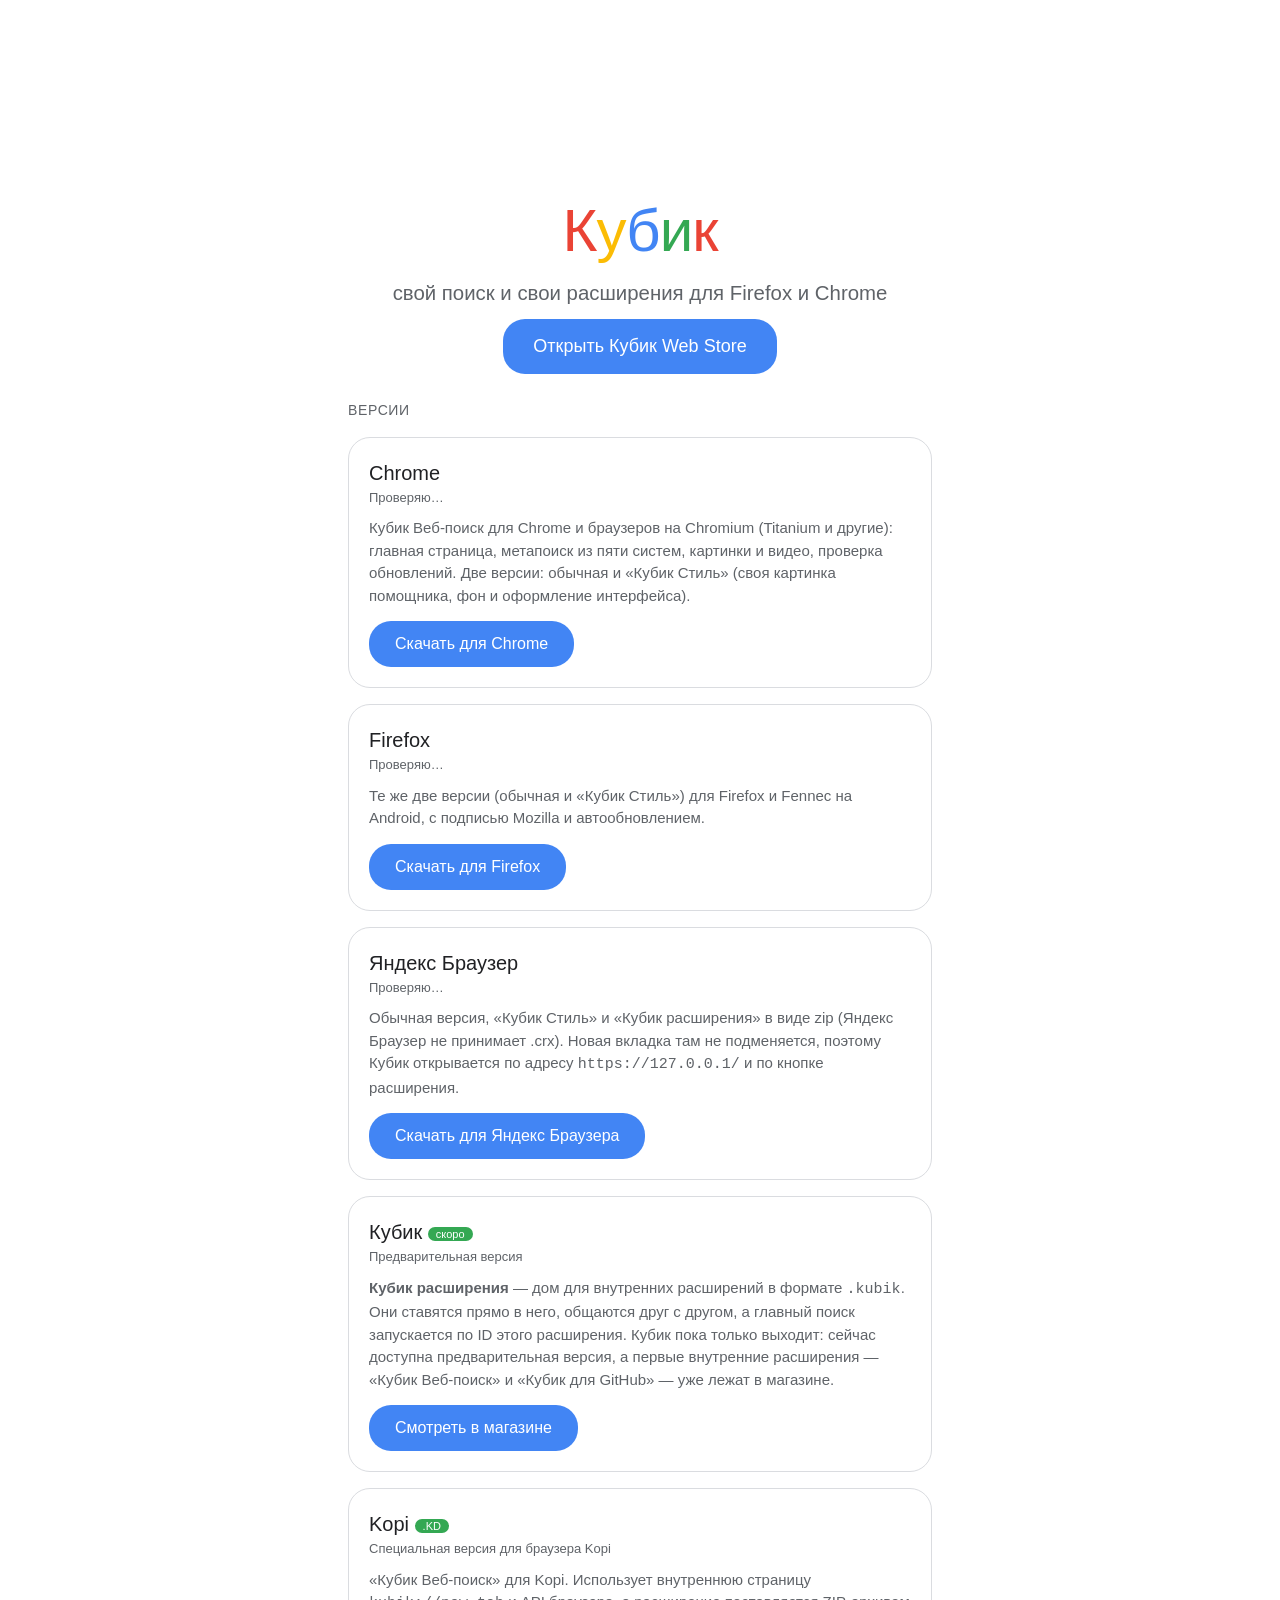
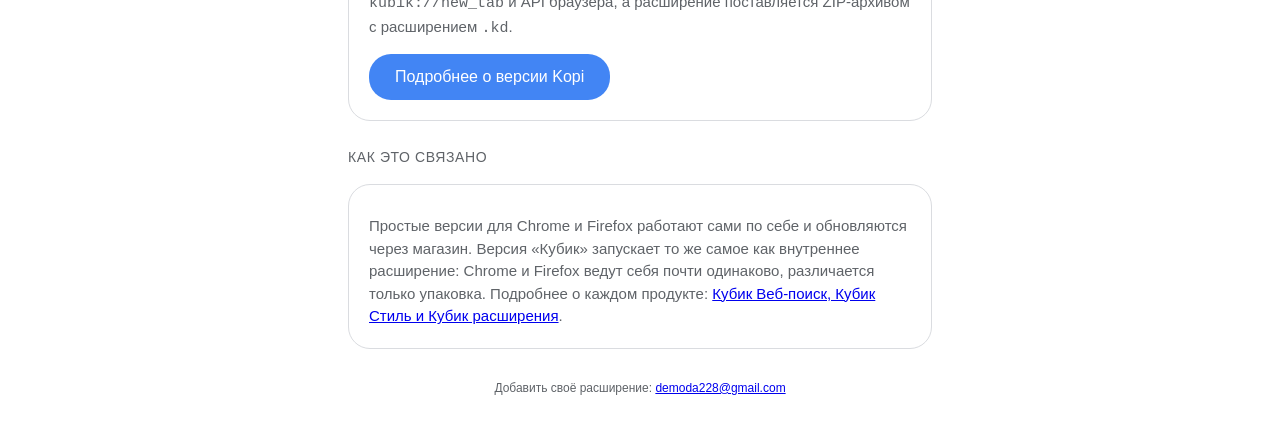
<file: index.html>
<!DOCTYPE html><html lang="ru"><head><meta charset="utf-8"><meta name="viewport" content="width=device-width, initial-scale=1"><title>Кубик — главный сайт</title><link rel="icon" href="icon.svg"><link rel="stylesheet" href="store.css"></head><body>
<main class="wrap">
<div class="hero"><div class="mascot" id="m"></div>
<h1 class="logo"><span style="color:#ea4335">К</span><span style="color:#fbbc05">у</span><span style="color:#4285f4">б</span><span style="color:#34a853">и</span><span style="color:#ea4335">к</span><small>свой поиск и свои расширения для Firefox и Chrome</small></h1>
<a class="btn big" href="store/">Открыть Кубик Web Store</a></div>
<h3>Версии</h3>
<div class="card" id="card-chrome"><h2>Chrome</h2><div class="meta" id="v-chrome">Проверяю…</div><p class="short">Кубик Веб-поиск для Chrome и браузеров на Chromium (Titanium и другие): главная страница, метапоиск из пяти систем, картинки и видео, проверка обновлений. Две версии: обычная и «Кубик Стиль» (своя картинка помощника, фон и оформление интерфейса).</p><a class="btn" href="store/?b=chrome">Скачать для Chrome</a></div>
<div class="card" id="card-firefox"><h2>Firefox</h2><div class="meta" id="v-firefox">Проверяю…</div><p class="short">Те же две версии (обычная и «Кубик Стиль») для Firefox и Fennec на Android, с подписью Mozilla и автообновлением.</p><a class="btn" href="store/?b=firefox">Скачать для Firefox</a></div>
<div class="card" id="card-yandex"><h2>Яндекс Браузер</h2><div class="meta" id="v-yandex">Проверяю…</div><p class="short">Обычная версия, «Кубик Стиль» и «Кубик расширения» в виде zip (Яндекс Браузер не принимает .crx). Новая вкладка там не подменяется, поэтому Кубик открывается по адресу <code>https://127.0.0.1/</code> и по кнопке расширения.</p><a class="btn" href="store/?b=yandex">Скачать для Яндекс Браузера</a></div>
<div class="card"><h2>Кубик <span class="new">скоро</span></h2><div class="meta" id="v-kubik">Предварительная версия</div><p class="short"><b>Кубик расширения</b> — дом для внутренних расширений в формате <code>.kubik</code>. Они ставятся прямо в него, общаются друг с другом, а главный поиск запускается по ID этого расширения. Кубик пока только выходит: сейчас доступна предварительная версия, а первые внутренние расширения — «Кубик Веб-поиск» и «Кубик для GitHub» — уже лежат в магазине.</p><a class="btn" href="store/?b=kubik">Смотреть в магазине</a></div>

<div class="card" id="card-kopi"><h2>Kopi <span class="new">.KD</span></h2><div class="meta">Специальная версия для браузера Kopi</div><p class="short">«Кубик Веб-поиск» для Kopi. Использует внутреннюю страницу <code>kubik://new_tab</code> и API браузера, а расширение поставляется ZIP-архивом с расширением <code>.kd</code>.</p><a class="btn" href="kopi/">Подробнее о версии Kopi</a></div>
<h3>Как это связано</h3>
<div class="card"><p class="short">Простые версии для Chrome и Firefox работают сами по себе и обновляются через магазин. Версия «Кубик» запускает то же самое как внутреннее расширение: Chrome и Firefox ведут себя почти одинаково, различается только упаковка. Подробнее о каждом продукте: <a href="kubikwebs/">Кубик Веб-поиск, Кубик Стиль и Кубик расширения</a>.</p></div>
<footer>Добавить своё расширение: <a href="mailto:demoda228@gmail.com">demoda228@gmail.com</a></footer>
</main>
<script src="mascot.js"></script><script src="main.js"></script></body></html>
</file>
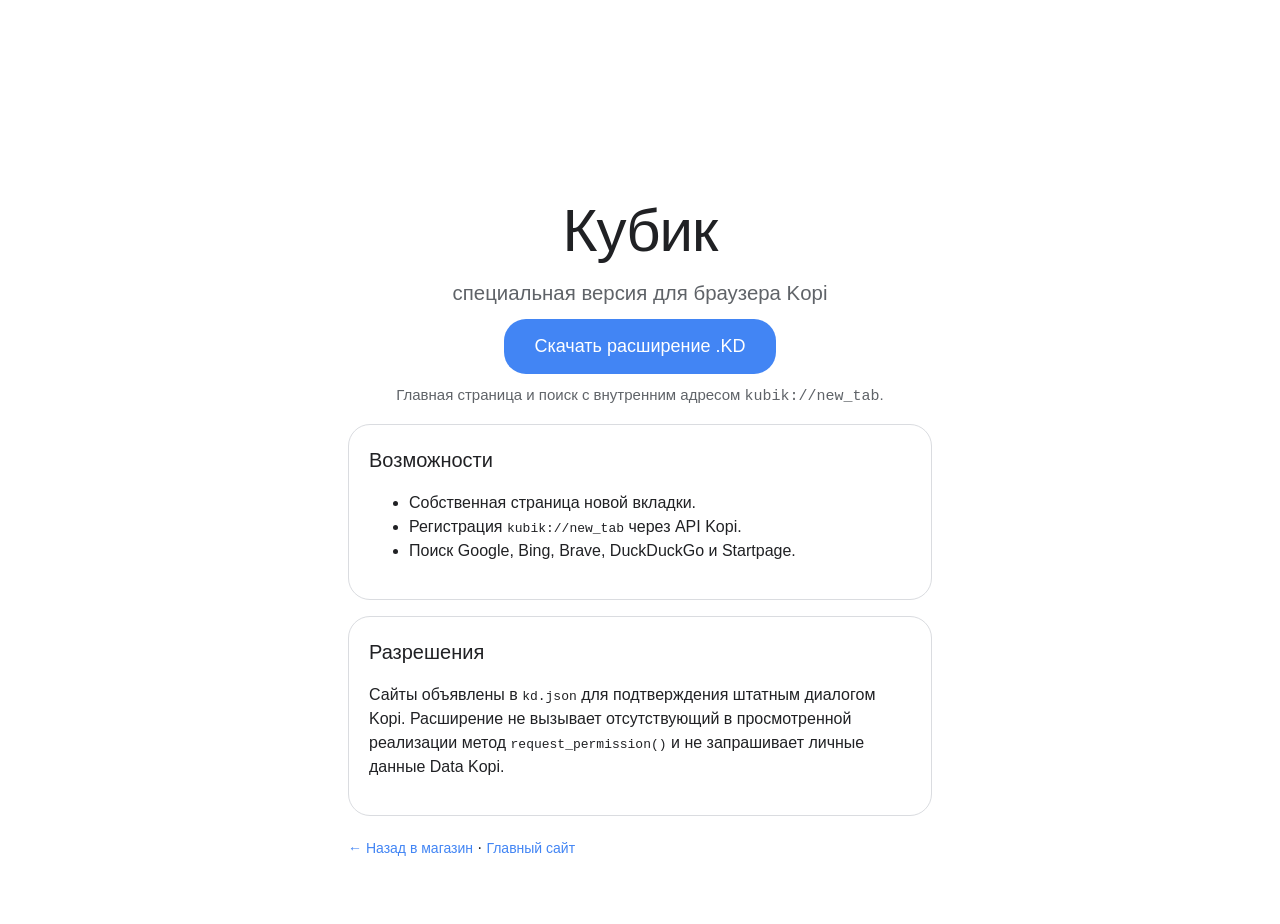
<file: kopi/index.html>
<!doctype html><html lang="ru"><head><meta charset="utf-8"><meta name="viewport" content="width=device-width,initial-scale=1"><title>Кубик Веб-поиск для Kopi</title><link rel="icon" href="../icon.svg"><link rel="stylesheet" href="../store.css"></head><body><main class="wrap"><div class="hero"><div class="mascot" id="m"></div><h1 class="logo">Кубик<small>специальная версия для браузера Kopi</small></h1><a class="btn big" id="download" href="../addons/kopi/kubikweb-1.0.1.kd" download>Скачать расширение .KD</a><p class="short">Главная страница и поиск с внутренним адресом <code>kubik://new_tab</code>.</p></div><section class="card"><h2>Возможности</h2><ul><li>Собственная страница новой вкладки.</li><li>Регистрация <code>kubik://new_tab</code> через API Kopi.</li><li>Поиск Google, Bing, Brave, DuckDuckGo и Startpage.</li></ul></section><section class="card"><h2>Разрешения</h2><p>Сайты объявлены в <code>kd.json</code> для подтверждения штатным диалогом Kopi. Расширение не вызывает отсутствующий в просмотренной реализации метод <code>request_permission()</code> и не запрашивает личные данные Data Kopi.</p></section><p><a class="back" href="../store/">← Назад в магазин</a> · <a class="back" href="../">Главный сайт</a></p></main><script src="../mascot.js"></script></body></html>
</file>
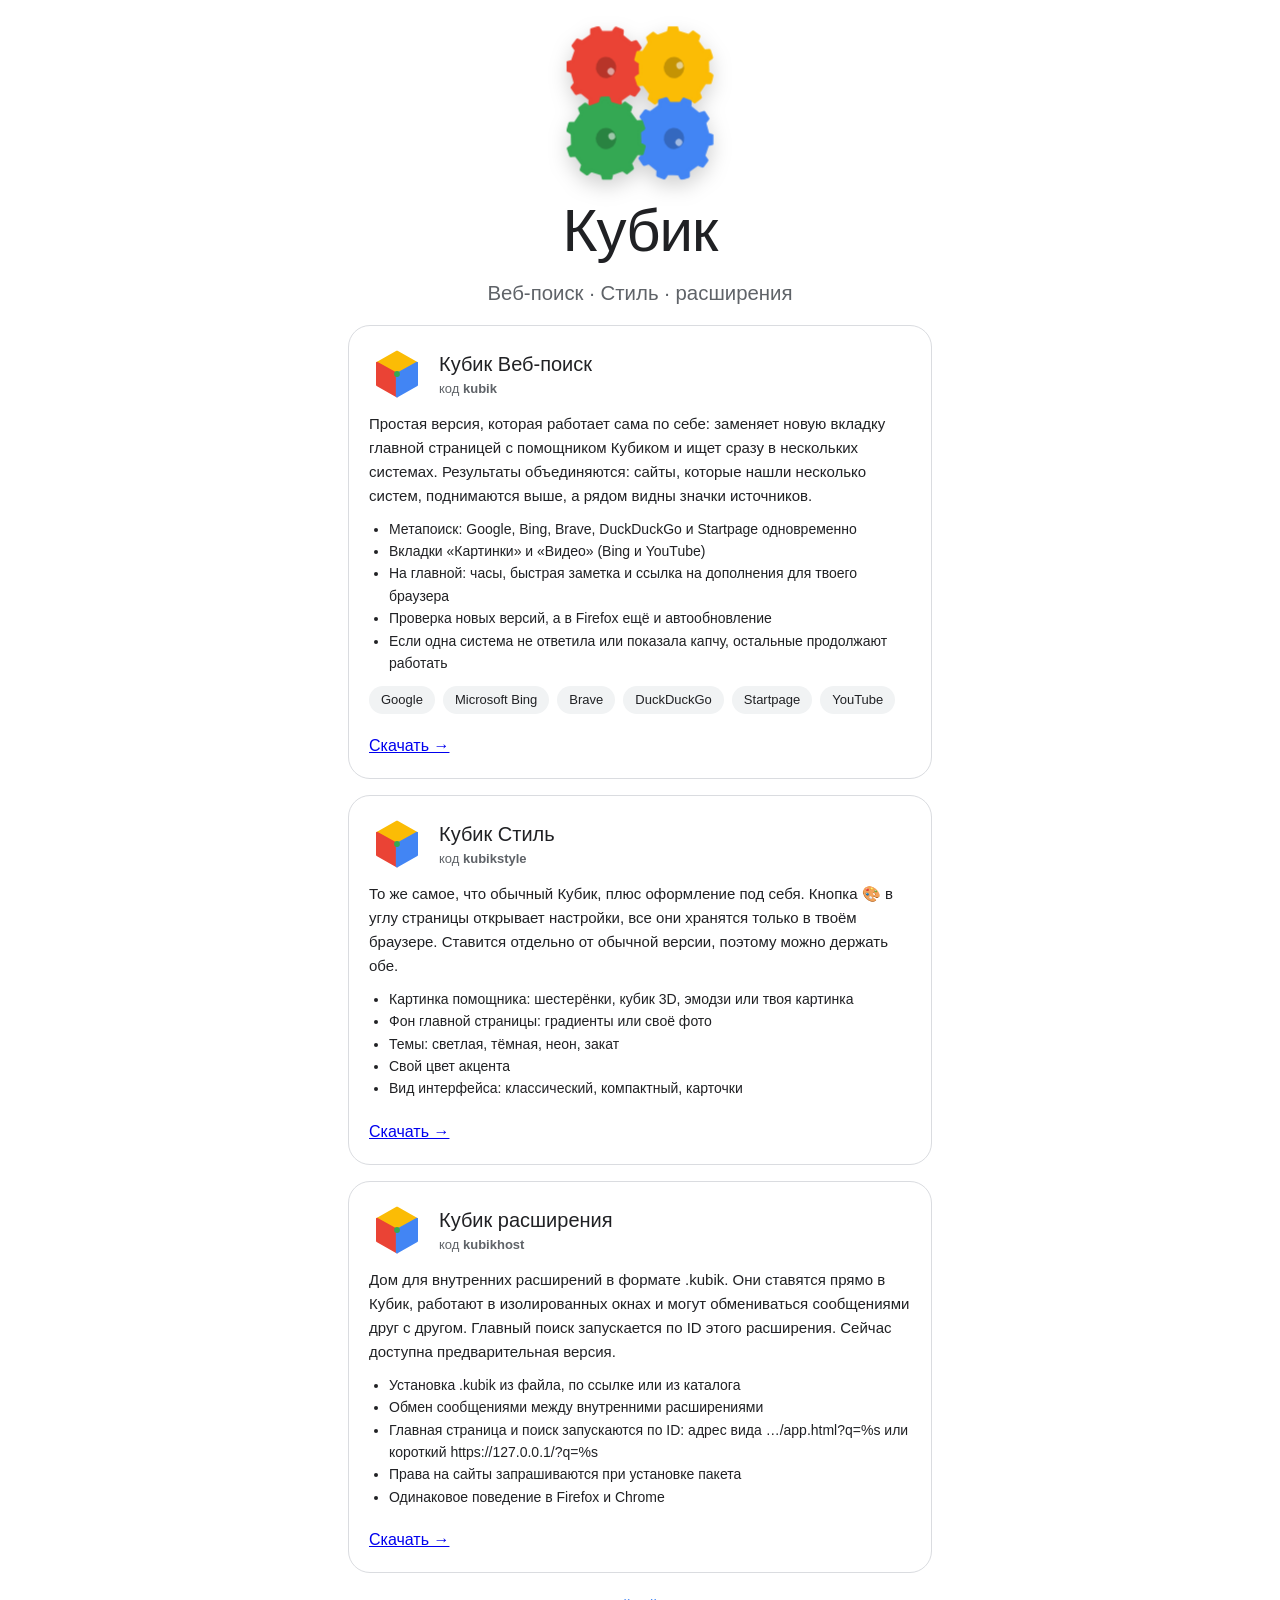
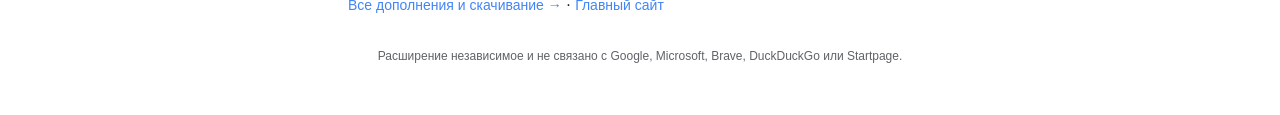
<file: kubikwebs/index.html>
<!DOCTYPE html><html lang="ru"><head><meta charset="utf-8"><meta name="viewport" content="width=device-width, initial-scale=1"><title>Кубик: Веб-поиск, Стиль и расширения</title><link rel="icon" href="../icon.svg"><link rel="stylesheet" href="../store.css"></head><body data-base="../" data-mode="showcase">
<main class="wrap">
<div class="hero"><div class="mascot" id="m"></div>
<h1 class="logo">Кубик<small>Веб-поиск · Стиль · расширения</small></h1>
</div>
<div id="list"></div>
<a class="back" href="../store/">Все дополнения и скачивание →</a> · <a class="back" href="../">Главный сайт</a>
<footer>Расширение независимое и не связано с Google, Microsoft, Brave, DuckDuckGo или Startpage.</footer>
</main>
<script src="../mascot.js"></script><script src="../store.js"></script></body></html>
</file>
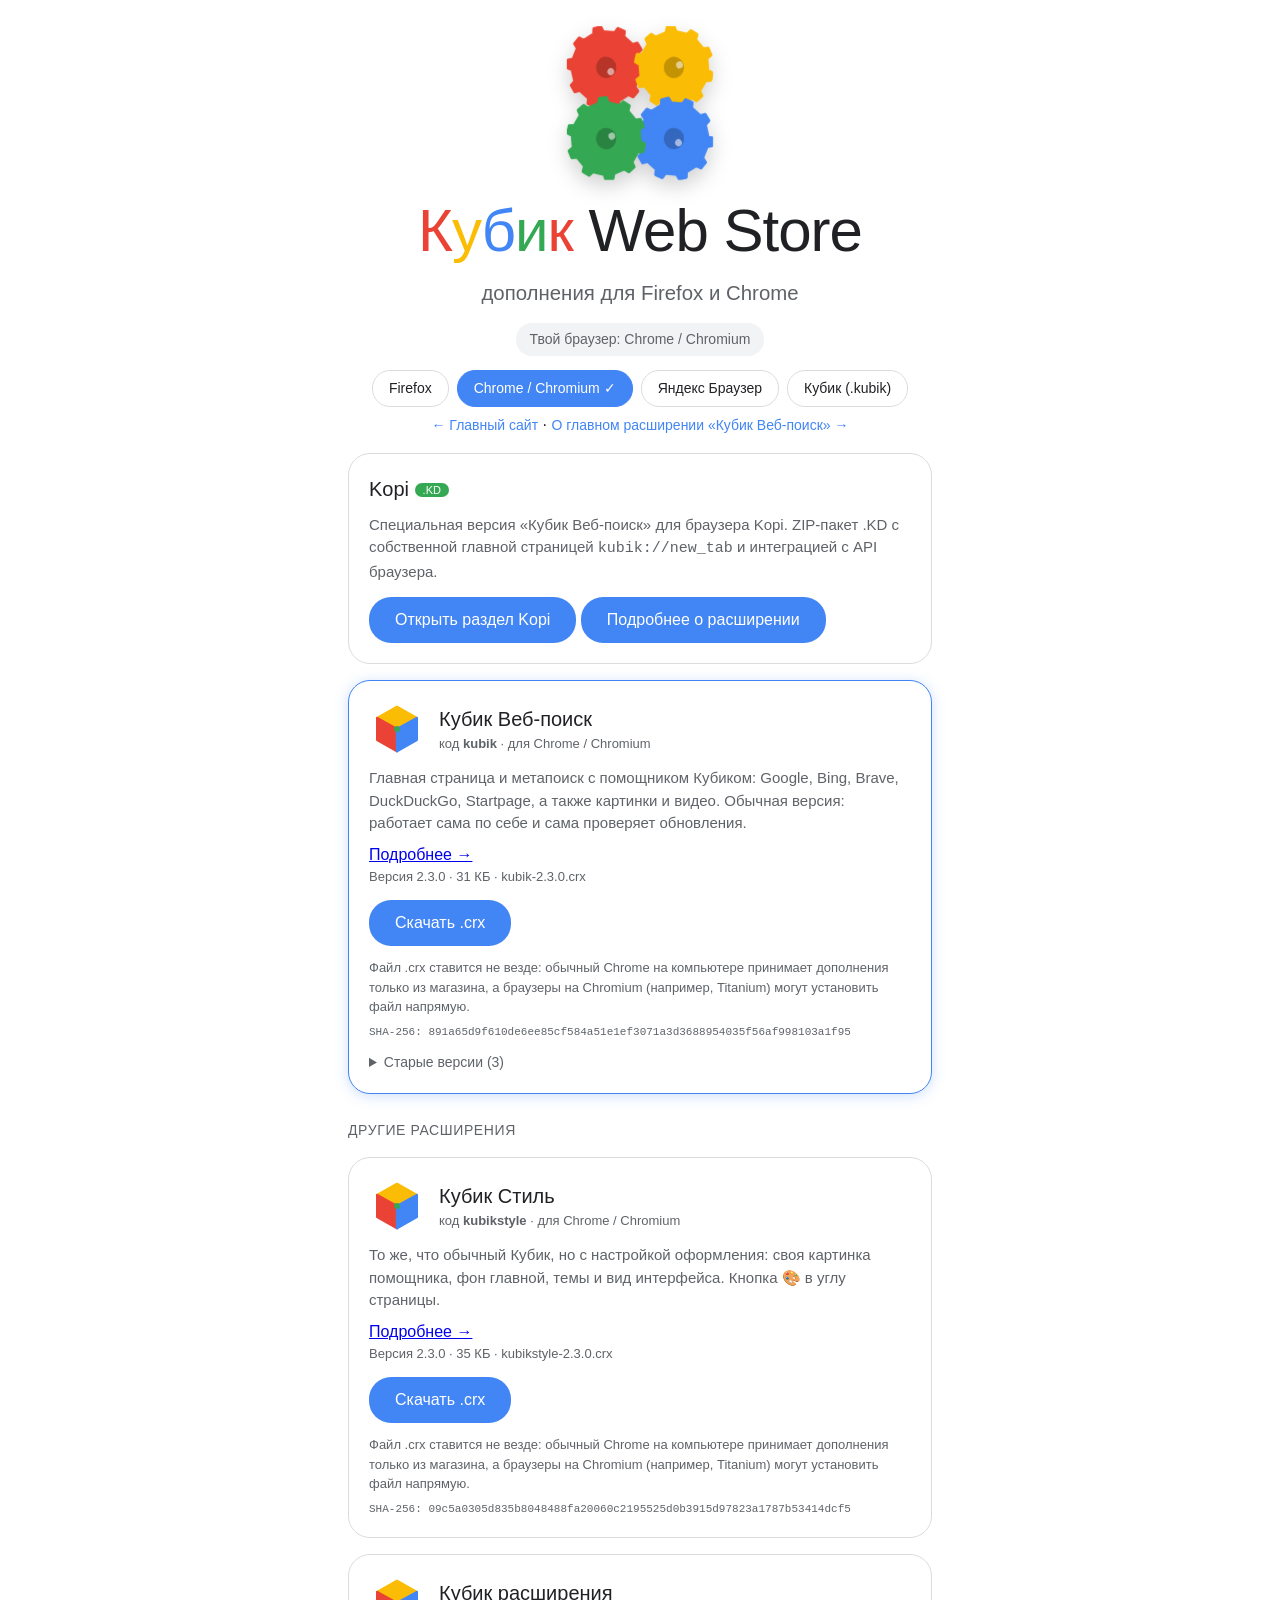
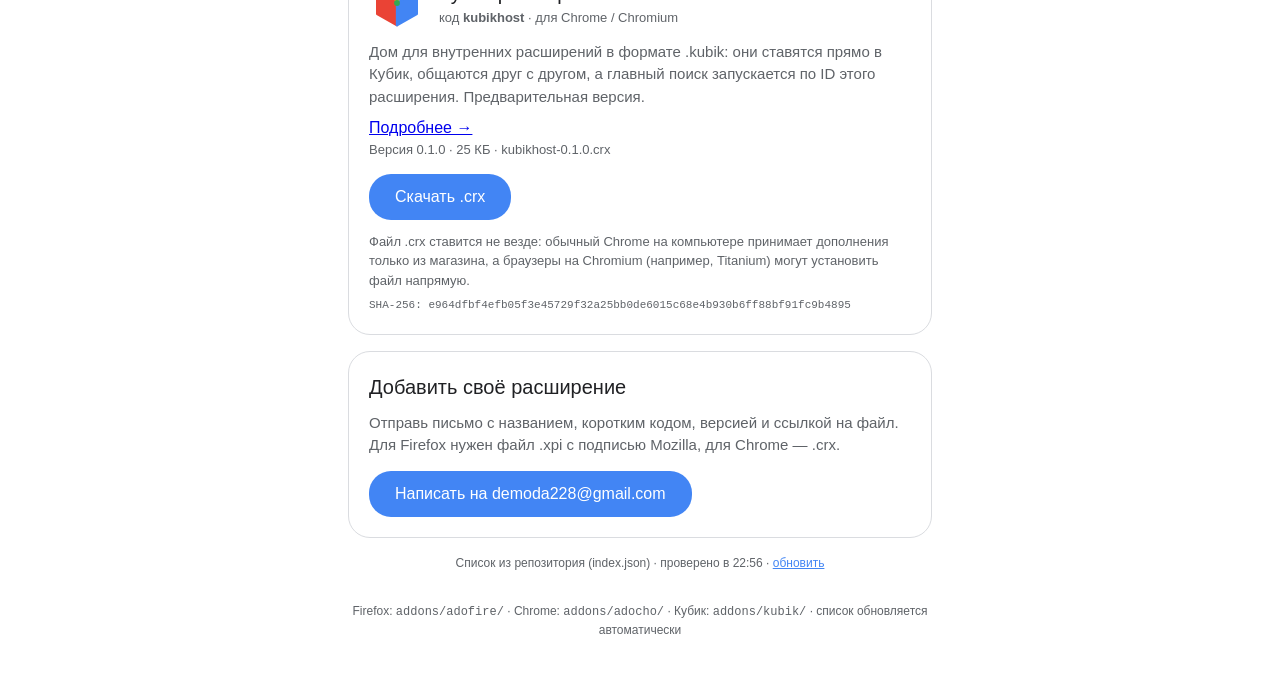
<file: store/index.html>
<!DOCTYPE html><html lang="ru"><head><meta charset="utf-8"><meta name="viewport" content="width=device-width, initial-scale=1"><title>Кубик Web Store</title><link rel="icon" href="../icon.svg"><link rel="stylesheet" href="../store.css"></head><body data-base="../" data-mode="store">
<main class="wrap">
<div class="hero"><div class="mascot" id="m"></div>
<h1 class="logo"><span style="color:#ea4335">К</span><span style="color:#fbbc05">у</span><span style="color:#4285f4">б</span><span style="color:#34a853">и</span><span style="color:#ea4335">к</span> Web Store<small>дополнения для Firefox и Chrome</small></h1>
<div class="det" id="det">Определяю браузер…</div>
<div class="tabs" id="tabs"></div>
<a class="back" href="../">← Главный сайт</a> · <a class="back" href="../kubikwebs/">О главном расширении «Кубик Веб-поиск» →</a></div>

<section class="card" id="kopi-section"><h2>Kopi <span class="new">.KD</span></h2><p class="short">Специальная версия «Кубик Веб-поиск» для браузера Kopi. ZIP-пакет .KD с собственной главной страницей <code>kubik://new_tab</code> и интеграцией с API браузера.</p><a class="btn" href="../kopi/">Открыть раздел Kopi</a> <a class="btn" href="../kopi/#download">Подробнее о расширении</a></section>
<div class="upd" id="upd" hidden></div>
<div id="list"></div>
<div class="stat" id="stat"></div>
<footer>Firefox: <code>addons/adofire/</code> · Chrome: <code>addons/adocho/</code> · Кубик: <code>addons/kubik/</code> · список обновляется автоматически</footer>
</main>
<script src="../mascot.js"></script><script src="../store.js"></script></body></html>
</file>
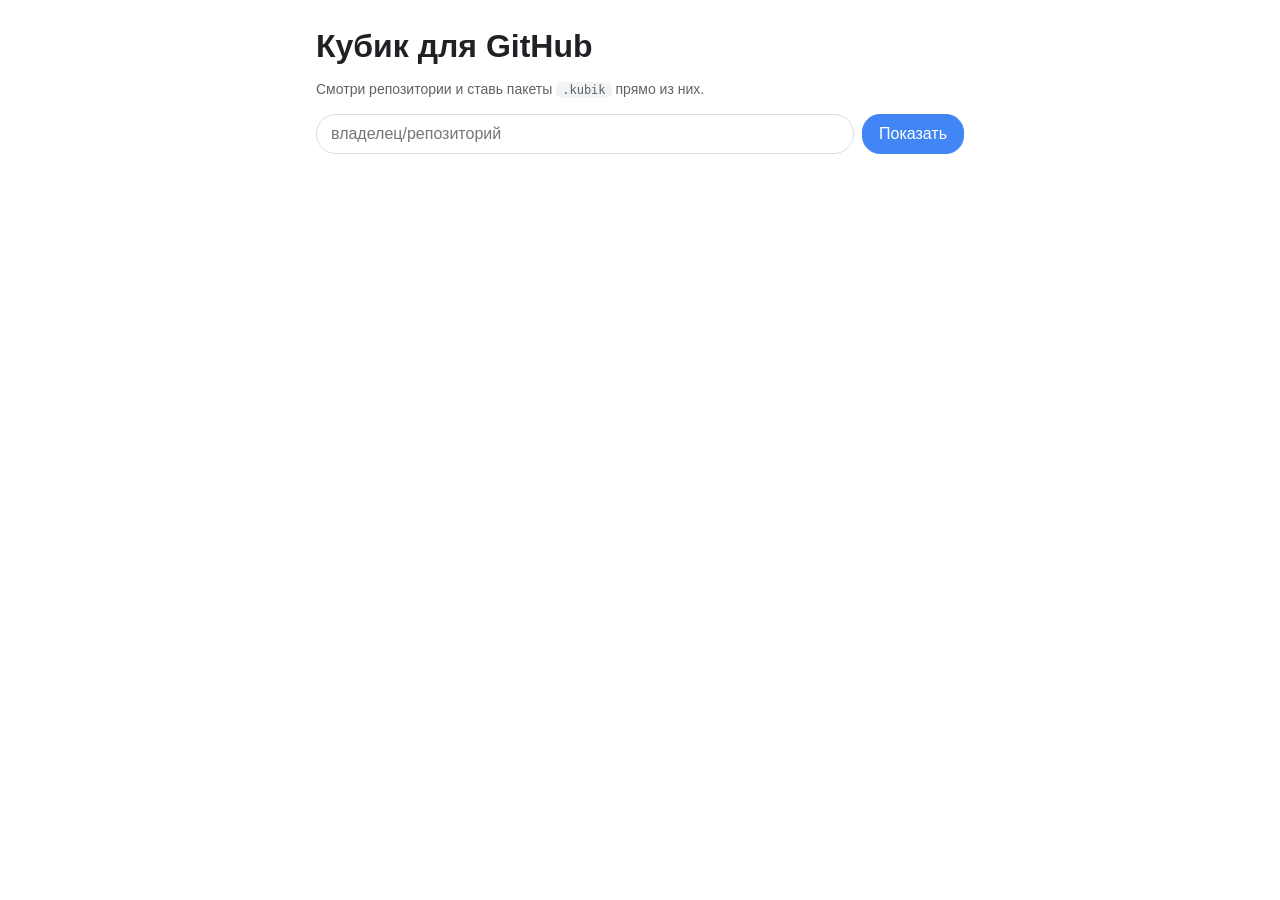
<file: src/kubik/kubikgh/index.html>
<!DOCTYPE html><html lang="ru"><head><meta charset="utf-8"><meta name="viewport" content="width=device-width, initial-scale=1"><title>Кубик для GitHub</title><link rel="stylesheet" href="gh.css"></head><body>
<main><h1>Кубик для GitHub</h1><p class="mut">Смотри репозитории и ставь пакеты <code>.kubik</code> прямо из них.</p>
<div class="bar"><input id="repo" placeholder="владелец/репозиторий" autocomplete="off"><button id="load" class="pri">Показать</button></div>
<div id="out"></div></main><script src="gh.js"></script></body></html>
</file>
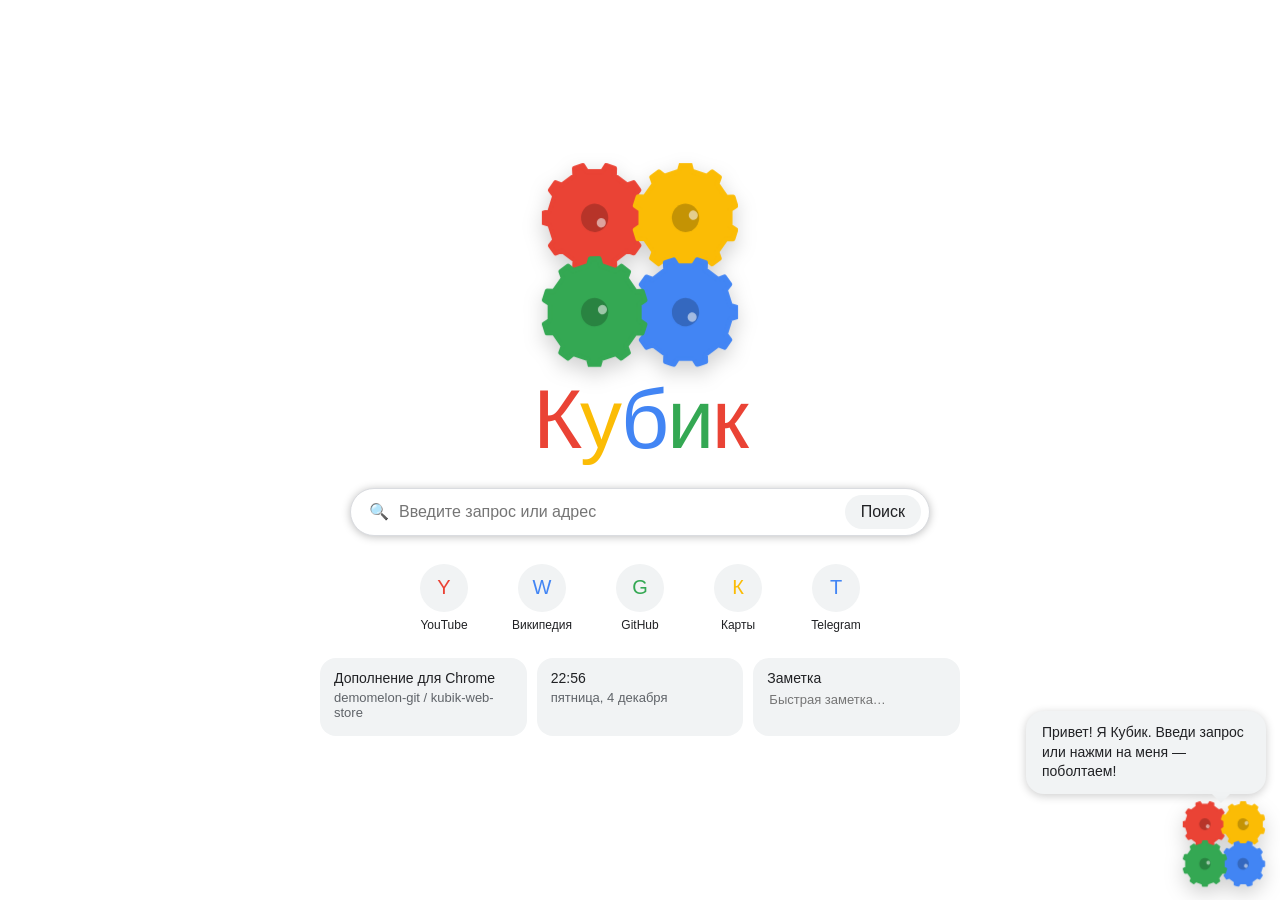
<file: src/chrome/newtab.html>
<!DOCTYPE html><html lang="ru"><head><meta charset="utf-8"><meta name="viewport" content="width=device-width, initial-scale=1"><title>Кубик</title><link rel="stylesheet" href="style.css"></head><body>
<main class="home"><div class="mascot big" id="m1"></div>
<div class="logo"><span style="color:#ea4335">К</span><span style="color:#fbbc05">у</span><span style="color:#4285f4">б</span><span style="color:#34a853">и</span><span style="color:#ea4335">к</span></div>
<div class="sbw"><div class="sb"><span>🔍</span><input id="q" placeholder="Введите запрос или адрес" autocomplete="off" autofocus><button id="go">Поиск</button></div><ul class="sug" id="sug" hidden></ul></div>
<div class="tiles" id="tiles"></div>
<div class="extras" id="extras"></div></main>
<div class="helper"><div class="bubble" id="hb">Привет! Я Кубик. Введи запрос или нажми на меня — поболтаем!</div><div class="mascot" id="m2"></div></div>
<script src="shim.js"></script><script src="mascot.js"></script><script src="common.js"></script><script src="assistant.js"></script><script src="extras.js"></script><script src="update.js"></script><script src="newtab.js"></script></body></html>
</file>
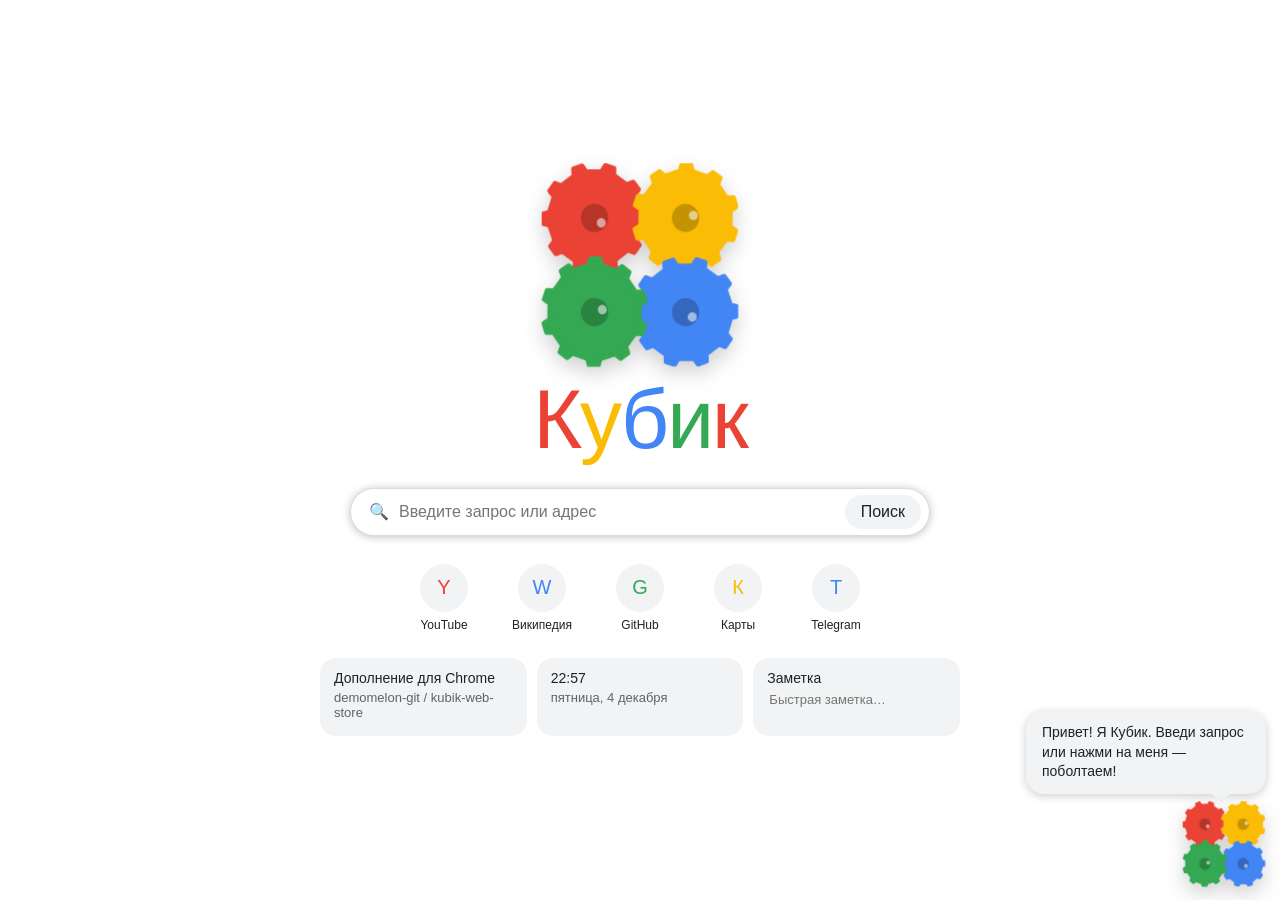
<file: src/firefox/newtab.html>
<!DOCTYPE html><html lang="ru"><head><meta charset="utf-8"><meta name="viewport" content="width=device-width, initial-scale=1"><title>Кубик</title><link rel="stylesheet" href="style.css"></head><body>
<main class="home"><div class="mascot big" id="m1"></div>
<div class="logo"><span style="color:#ea4335">К</span><span style="color:#fbbc05">у</span><span style="color:#4285f4">б</span><span style="color:#34a853">и</span><span style="color:#ea4335">к</span></div>
<div class="sbw"><div class="sb"><span>🔍</span><input id="q" placeholder="Введите запрос или адрес" autocomplete="off" autofocus><button id="go">Поиск</button></div><ul class="sug" id="sug" hidden></ul></div>
<div class="tiles" id="tiles"></div>
<div class="extras" id="extras"></div></main>
<div class="helper"><div class="bubble" id="hb">Привет! Я Кубик. Введи запрос или нажми на меня — поболтаем!</div><div class="mascot" id="m2"></div></div>
<script src="mascot.js"></script><script src="common.js"></script><script src="assistant.js"></script><script src="extras.js"></script><script src="update.js"></script><script src="newtab.js"></script></body></html>
</file>
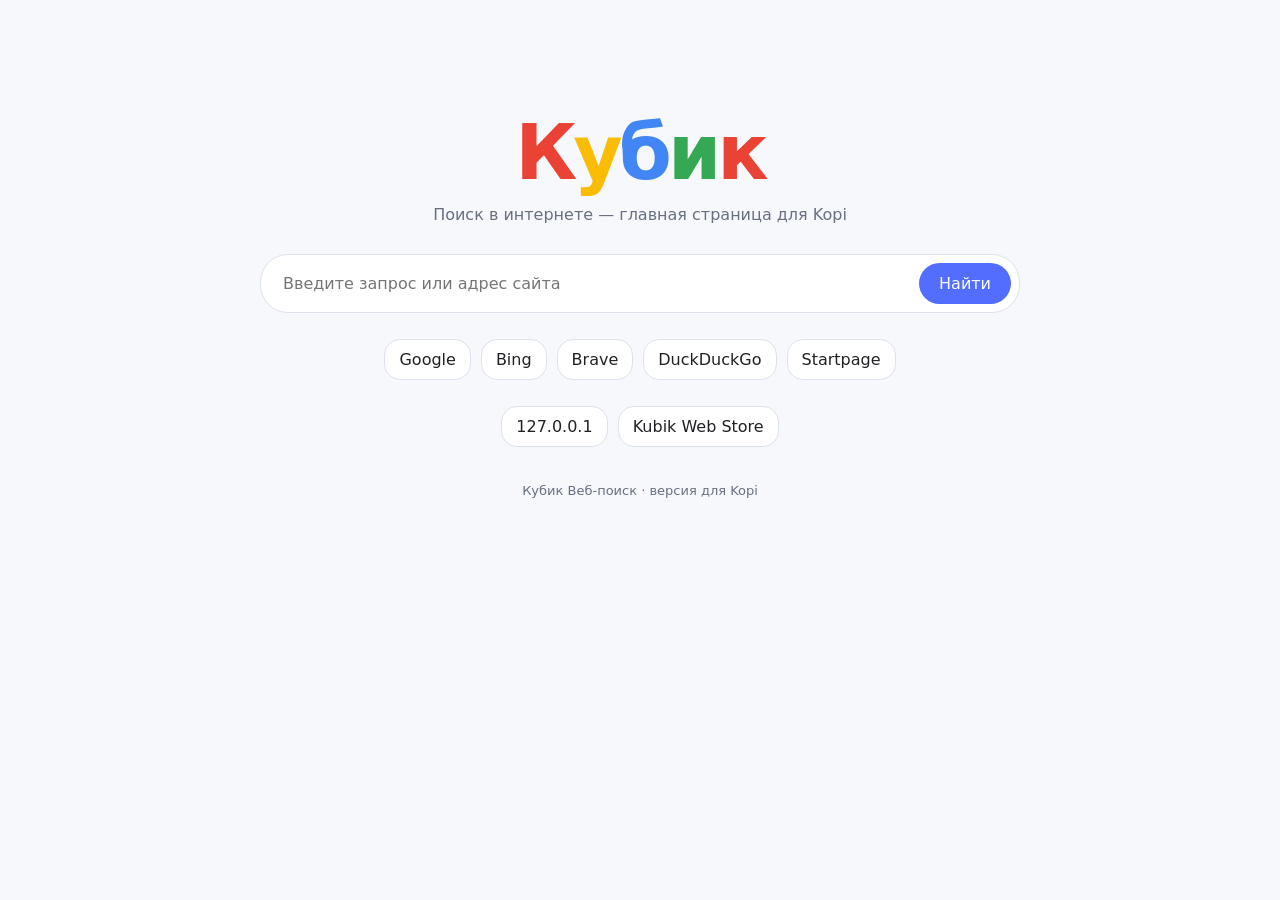
<file: src/kopi/kubikweb/newtab.html>
<!doctype html><html lang="ru"><head><meta charset="utf-8"><meta name="viewport" content="width=device-width,initial-scale=1"><title>Кубик — главная</title><style>
:root{color-scheme:light dark;--bg:#f7f8fc;--fg:#202124;--muted:#687080;--card:#fff;--line:#dce1eb;--accent:#536dfe}@media(prefers-color-scheme:dark){:root{--bg:#17191f;--fg:#f1f3f8;--muted:#a5adbd;--card:#242832;--line:#3a4150;--accent:#9aa8ff}}*{box-sizing:border-box}body{margin:0;background:var(--bg);color:var(--fg);font:16px system-ui,Roboto,Arial,sans-serif;min-height:100vh}main{width:min(760px,calc(100% - 32px));margin:0 auto;padding:12vh 0 80px;text-align:center}.logo{font-size:clamp(48px,12vw,76px);font-weight:750;letter-spacing:-4px;margin:0 0 8px}.logo span:nth-child(1){color:#ea4335}.logo span:nth-child(2){color:#fbbc05}.logo span:nth-child(3){color:#4285f4}.logo span:nth-child(4){color:#34a853}.logo span:nth-child(5){color:#ea4335}.sub{color:var(--muted);margin:0 0 30px}form{display:flex;gap:8px;padding:8px;border:1px solid var(--line);border-radius:28px;background:var(--card)}input{min-width:0;flex:1;border:0;outline:0;background:transparent;color:var(--fg);font:inherit;padding:10px 14px}button{border:0;border-radius:22px;background:var(--accent);color:white;padding:11px 20px;font:inherit;cursor:pointer}.links{display:flex;gap:10px;justify-content:center;flex-wrap:wrap;margin:26px 0}.links a{color:var(--fg);text-decoration:none;background:var(--card);border:1px solid var(--line);border-radius:16px;padding:10px 14px}.note{color:var(--muted);font-size:13px;margin-top:36px}</style></head><body><main><h1 class="logo"><span>К</span><span>у</span><span>б</span><span>и</span><span>к</span></h1><p class="sub">Поиск в интернете — главная страница для Kopi</p><form id="search"><input id="q" type="search" placeholder="Введите запрос или адрес сайта" autocomplete="off"><button>Найти</button></form><div class="links"><a href="https://www.google.com/">Google</a><a href="https://www.bing.com/">Bing</a><a href="https://search.brave.com/">Brave</a><a href="https://duckduckgo.com/">DuckDuckGo</a><a href="https://www.startpage.com/">Startpage</a></div><div class="links"><a href="https://127.0.0.1/">127.0.0.1</a><a href="https://demomelon-git.github.io/kubik-web-store/">Kubik Web Store</a></div><p class="note">Кубик Веб-поиск · версия для Kopi</p></main><script>document.getElementById('search').addEventListener('submit',e=>{e.preventDefault();let q=document.getElementById('q').value.trim();if(!q)return;if(/^https?:\\/\\//i.test(q)){location.href=q;return}if(/^[^\\s]+\\.[a-zа-я]{2,}([/?#].*)?$/i.test(q)){location.href='https://'+q;return}location.href='https://www.google.com/search?q='+encodeURIComponent(q)});</script></body></html>
</file>
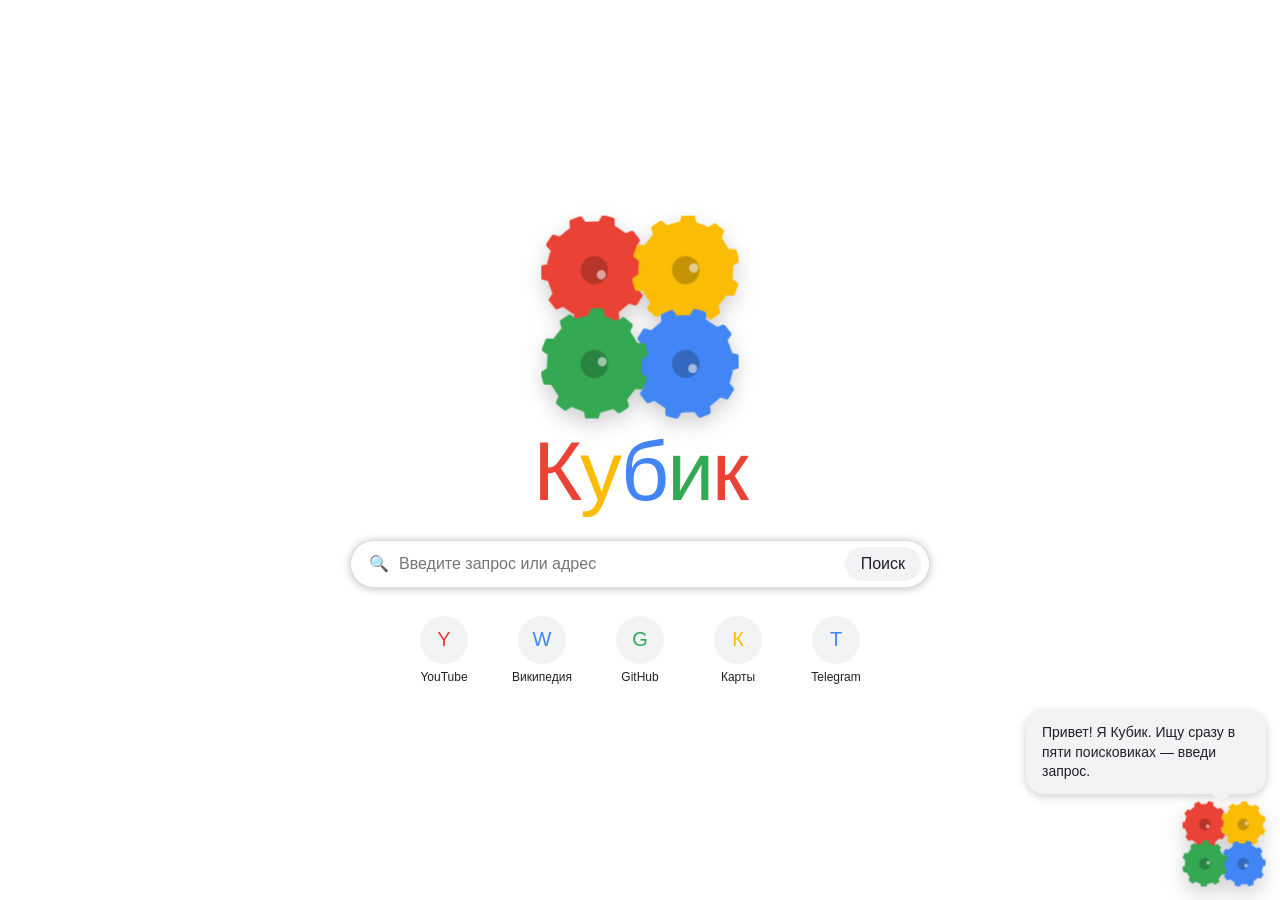
<file: src/kubik/kubikweb/newtab.html>
<!DOCTYPE html><html lang="ru"><head><meta charset="utf-8"><meta name="viewport" content="width=device-width, initial-scale=1"><title>Кубик</title><link rel="stylesheet" href="style.css"></head><body>
<main class="home"><div class="mascot big" id="m1"></div>
<div class="logo"><span style="color:#ea4335">К</span><span style="color:#fbbc05">у</span><span style="color:#4285f4">б</span><span style="color:#34a853">и</span><span style="color:#ea4335">к</span></div>
<div class="sbw"><div class="sb"><span>🔍</span><input id="q" placeholder="Введите запрос или адрес" autocomplete="off" autofocus><button id="go">Поиск</button></div><ul class="sug" id="sug" hidden></ul></div>
<div class="tiles" id="tiles"></div></main>
<div class="helper"><div class="bubble" id="hb">Привет! Я Кубик. Ищу сразу в пяти поисковиках — введи запрос.</div><div class="mascot" id="m2"></div></div>
<script src="mascot.js"></script><script src="common.js"></script><script src="newtab.js"></script></body></html>
</file>
<file: store.css>
:root{--bg:#fff;--fg:#202124;--mut:#5f6368;--card:#fff;--line:#dadce0;--blue:#4285f4;--soft:#f1f3f4;color-scheme:light;box-sizing:border-box;padding-top:env(safe-area-inset-top,0)}
@media(prefers-color-scheme:dark){:root{--bg:#202124;--fg:#e8eaed;--mut:#9aa0a6;--card:#2d2e31;--line:#5f6368;--soft:#3c4043;color-scheme:dark}}
*{box-sizing:border-box}html,body{margin:0}
body{background:var(--bg);color:var(--fg);font-family:"Google Sans",Roboto,Arial,sans-serif;line-height:1.5}
.mascot{width:150px;height:150px;cursor:pointer;filter:drop-shadow(0 8px 10px rgba(0,0,0,.18));animation:float 3.2s ease-in-out infinite;margin:0 auto}
@keyframes float{50%{transform:translateY(-10px)}}.mascot.jump{animation:jump .6s}
@keyframes jump{30%{transform:translateY(-40px) scale(1.05)}60%{transform:translateY(0) scale(1.1,.9)}}
.wrap{max-width:620px;margin:0 auto;padding:28px 18px calc(50px + env(safe-area-inset-bottom,0))}
.hero{text-align:center}.logo{font-size:clamp(40px,11vw,60px);font-weight:500;letter-spacing:-1px;margin:8px 0 0}
.logo small{display:block;font-size:.34em;letter-spacing:0;color:var(--mut);font-weight:400;margin-top:2px}
.det{display:inline-block;margin:14px 0 4px;background:var(--soft);border-radius:16px;padding:6px 14px;font-size:14px;color:var(--mut)}
.card{background:var(--card);border:1px solid var(--line);border-radius:22px;padding:20px;margin:16px 0}
.card.main{border-color:var(--blue);box-shadow:0 2px 14px rgba(66,133,244,.25)}
.row{display:flex;gap:14px;align-items:center}.ico{width:56px;height:56px;border-radius:14px;flex:none}
.card h2{margin:0;font-size:20px;font-weight:500}.meta{color:var(--mut);font-size:13px}
.btn{display:inline-block;margin-top:14px;background:var(--blue);color:#fff;border-radius:22px;padding:11px 26px;text-decoration:none;font-weight:500}
.btn.off{background:var(--soft);color:var(--mut);pointer-events:none}
.note{font-size:13px;color:var(--mut);margin:12px 0 0}details{margin-top:12px;font-size:14px}summary{cursor:pointer;color:var(--mut)}
details a{color:var(--blue);text-decoration:none}.hash{font:11px/1.4 monospace;color:var(--mut);word-break:break-all;margin-top:8px}
h3{font-weight:500;margin:26px 0 0;color:var(--mut);font-size:14px;text-transform:uppercase;letter-spacing:.6px}
footer{text-align:center;color:var(--mut);font-size:12px;margin-top:30px}
.tabs{display:flex;gap:8px;justify-content:center;margin:10px 0 2px}.tab{border:1px solid var(--line);background:none;color:var(--fg);border-radius:18px;padding:7px 16px;font:inherit;font-size:14px;cursor:pointer}.tab.on{background:var(--blue);border-color:var(--blue);color:#fff}
.short{color:var(--mut);margin:10px 0 0;font-size:15px}.engines{display:flex;gap:8px;flex-wrap:wrap;margin:12px 0;padding:0;list-style:none}.engines li{background:var(--soft);border-radius:14px;padding:4px 12px;font-size:13px}
.back{display:inline-block;margin-top:6px;color:var(--blue);text-decoration:none;font-size:14px}
.new{background:#34a853;color:#fff;border-radius:8px;padding:1px 8px;font-size:11px;vertical-align:middle}
.upd{background:var(--blue);color:#fff;border-radius:16px;padding:10px 16px;margin:14px 0;font-size:14px}
.stat{text-align:center;color:var(--mut);font-size:12px;margin-top:16px}.stat a{color:var(--blue)}
.btn.big{font-size:18px;padding:14px 30px;margin-top:10px}
.card.hl{outline:3px solid var(--blue)}
.about{margin:10px 0;line-height:1.6;font-size:15px}.feat{margin:8px 0 12px;padding-left:20px;line-height:1.6;font-size:14px}.card .more-l{display:inline-block;margin-top:8px}
</file>
<file: src/kubik/kubikgh/gh.css>
:root{--bg:#fff;--fg:#202124;--mut:#5f6368;--card:#f8f9fa;--line:#dadce0;--blue:#4285f4;--soft:#f1f3f4;color-scheme:light}
@media(prefers-color-scheme:dark){:root{--bg:#202124;--fg:#e8eaed;--mut:#9aa0a6;--card:#2d2e31;--line:#5f6368;--soft:#3c4043;color-scheme:dark}}
*{box-sizing:border-box}body{margin:0;background:var(--bg);color:var(--fg);font-family:Roboto,Arial,sans-serif}
main{max-width:680px;margin:0 auto;padding:20px 16px 80px}h1{margin:8px 0}.mut{color:var(--mut);font-size:14px;line-height:1.5}
.bar{display:flex;gap:8px;margin:14px 0}input{flex:1;min-width:0;padding:10px 14px;border-radius:20px;border:1px solid var(--line);background:var(--bg);color:var(--fg);font:inherit}
button{border:1px solid var(--line);background:var(--soft);color:var(--fg);border-radius:18px;padding:8px 16px;font:inherit;cursor:pointer}button.pri{background:var(--blue);border-color:var(--blue);color:#fff}
.card{background:var(--card);border:1px solid var(--line);border-radius:16px;padding:14px;margin:12px 0}.card h2{margin:0 0 4px;font-size:18px}
.row{display:flex;gap:10px;align-items:center;justify-content:space-between;flex-wrap:wrap;padding:8px 0;border-top:1px solid var(--line)}.row:first-of-type{border-top:0}
code{background:var(--soft);padding:1px 6px;border-radius:6px;font-size:12px}a{color:var(--blue)}.res{padding:6px 0}.res a{display:block;font-size:15px}
</file>
<file: src/chrome/style.css>
:root{--bg:#fff;--fg:#202124;--mut:#5f6368;--card:#fff;--line:#dadce0;--blue:#4285f4;--link:#1a0dab;--soft:#f1f3f4;color-scheme:light;box-sizing:border-box;padding-top:env(safe-area-inset-top,0)}
@media(prefers-color-scheme:dark){:root{--bg:#202124;--fg:#e8eaed;--mut:#9aa0a6;--card:#2d2e31;--line:#5f6368;--link:#8ab4f8;--soft:#3c4043;color-scheme:dark}}
*{box-sizing:border-box}html,body{margin:0;min-height:100%}
body{background:var(--bg);color:var(--fg);font-family:"Google Sans",Roboto,Arial,sans-serif}
.mascot{width:150px;height:150px;cursor:pointer;filter:drop-shadow(0 8px 10px rgba(0,0,0,.18));animation:float 3.2s ease-in-out infinite;flex:none}
.mascot.big{width:200px;height:200px}.mascot.sm{width:44px;height:44px;filter:none;animation:none}
@keyframes float{50%{transform:translateY(-10px)}}
.mascot.jump{animation:jump .6s}@keyframes jump{30%{transform:translateY(-40px) scale(1.05)}60%{transform:translateY(0) scale(1.1,.9)}}
.home{min-height:100vh;display:flex;flex-direction:column;align-items:center;justify-content:center;padding:20px}
.logo{font-size:clamp(54px,14vw,84px);font-weight:500;letter-spacing:-2px;margin:6px 0 20px}
.sbw{position:relative;width:100%;max-width:580px}
.sb{display:flex;align-items:center;gap:10px;border:1px solid var(--line);border-radius:28px;padding:6px 8px 6px 18px;background:var(--card)}
.sb:focus-within{box-shadow:0 1px 8px rgba(0,0,0,.25)}
.sb input{flex:1;border:0;outline:0;background:none;color:var(--fg);font:inherit;font-size:16px;padding:8px 0;min-width:0}
.sb button{border:0;border-radius:20px;padding:8px 16px;background:var(--soft);color:var(--fg);font:inherit;cursor:pointer}
.sug{position:absolute;left:0;right:0;top:100%;margin:6px 0 0;padding:6px 0;list-style:none;background:var(--card);border:1px solid var(--line);border-radius:18px;z-index:9;box-shadow:0 4px 12px rgba(0,0,0,.25)}
.sug li{padding:10px 18px;cursor:pointer;font-size:15px}.sug li:hover,.sug li.on{background:var(--soft)}
.tiles{display:flex;gap:14px;flex-wrap:wrap;justify-content:center;margin-top:28px;max-width:520px}
.tile{width:84px;text-align:center;font-size:12px;color:var(--fg);text-decoration:none}
.tile span{display:flex;width:48px;height:48px;border-radius:50%;background:var(--soft);margin:0 auto 6px;align-items:center;justify-content:center;font-size:20px;font-weight:500}
.helper{position:fixed;right:max(14px,env(safe-area-inset-right,0px));bottom:calc(14px + env(safe-area-inset-bottom,0px));display:flex;flex-direction:column;align-items:flex-end;gap:8px;z-index:5}
.helper .mascot{width:84px;height:84px}
.bubble{position:relative;background:var(--soft);border-radius:18px;padding:12px 16px;max-width:240px;font-size:14px;line-height:1.4;box-shadow:0 2px 10px rgba(0,0,0,.2)}
.bubble:after{content:"";position:absolute;bottom:-9px;right:36px;border:9px solid transparent;border-bottom:0;border-top-color:var(--soft)}
header{display:flex;align-items:center;gap:12px;padding:12px 16px;border-bottom:1px solid var(--line);flex-wrap:wrap}
header .sbw{flex:1;min-width:220px;max-width:640px}
nav{display:flex;gap:18px;padding:8px 16px 0;font-size:14px;border-bottom:1px solid var(--line);overflow-x:auto}
nav a{color:var(--mut);text-decoration:none;padding:8px 0;white-space:nowrap}nav a.on{color:var(--blue);border-bottom:3px solid var(--blue)}
#res{max-width:700px;padding:8px 16px 90px}
.r{margin:22px 0}.r .site{font-size:13px;color:var(--mut);word-break:break-all}
.r a.t{display:block;font-size:20px;color:var(--link);text-decoration:none;margin:3px 0;line-height:1.3}.r a.t:hover{text-decoration:underline}
.r p{margin:0;font-size:14px;line-height:1.55;color:var(--fg)}
.msg{background:var(--soft);border-radius:16px;padding:18px;margin:24px 0;line-height:1.5}
.btn{display:inline-block;margin-top:12px;border:0;border-radius:20px;padding:10px 22px;background:var(--blue);color:#fff;font:inherit;font-weight:500;text-decoration:none;cursor:pointer}
.status{display:flex;align-items:center;gap:12px;color:var(--mut);padding:20px 0}
#chat{position:fixed;right:max(12px,env(safe-area-inset-right,0px));bottom:calc(110px + env(safe-area-inset-bottom,0px));width:min(380px,calc(100vw - 24px));height:min(480px,65vh);background:var(--card);border:1px solid var(--line);border-radius:20px;box-shadow:0 6px 24px rgba(0,0,0,.35);display:flex;flex-direction:column;z-index:20;overflow:hidden}
#chat[hidden],.ch-set[hidden]{display:none}
.ch-h{display:flex;justify-content:space-between;align-items:center;padding:10px 14px;border-bottom:1px solid var(--line)}
.ch-h button{background:none;border:0;color:var(--fg);font-size:18px;cursor:pointer;padding:4px 8px}
.ch-set{padding:12px 14px;border-bottom:1px solid var(--line);display:flex;flex-direction:column;gap:8px;font-size:13px;color:var(--mut)}
.ch-set input,.ch-in input{display:block;width:100%;margin-top:4px;padding:10px;border-radius:10px;border:1px solid var(--line);background:none;color:var(--fg);font:inherit}
.ch-msgs{flex:1;overflow-y:auto;padding:12px;display:flex;flex-direction:column;gap:8px}
.ch-m{max-width:85%;padding:9px 13px;border-radius:16px;font-size:14px;line-height:1.45;white-space:pre-wrap;word-break:break-word}
.ch-m.bot{background:var(--soft);align-self:flex-start}.ch-m.me{background:var(--blue);color:#fff;align-self:flex-end}
.ch-in{display:flex;gap:8px;padding:10px;border-top:1px solid var(--line)}.ch-in input{margin:0}.ch-in .btn{margin:0;padding:8px 16px}
.chips{display:flex;gap:8px;flex-wrap:wrap;margin:14px 0 4px}.chip{border:1px solid;border-radius:14px;padding:3px 10px;font-size:12px}
.errs{font-size:12px;color:var(--mut);margin-bottom:4px}
.src{font-style:normal;font-size:10px;color:#fff;border-radius:8px;padding:1px 6px;margin-left:4px;vertical-align:middle}

.r.pin{background:var(--soft);border-left:4px solid var(--blue);border-radius:12px;padding:10px 14px}

.updbar{position:fixed;top:0;left:0;right:0;z-index:50;background:var(--blue);color:#fff;padding:8px 40px 8px 14px;font-size:14px;text-align:center}.updbar a{color:#fff;font-weight:600}.updbar button{position:absolute;right:8px;top:4px;background:none;border:0;color:#fff;font-size:16px;cursor:pointer}

.blk{margin:18px 0}.blk h4{margin:0 0 8px;font-size:15px;font-weight:500}.more-l{display:inline-block;margin-top:6px;color:var(--link);font-size:13px;text-decoration:none}
.strip{display:flex;gap:8px;overflow-x:auto;padding-bottom:6px}.strip .im{flex:none}.strip .im img{width:120px;height:90px}
.im{display:block}.im img{display:block;width:100%;height:130px;object-fit:cover;border-radius:10px;background:var(--soft)}
.grid{display:grid;grid-template-columns:repeat(auto-fill,minmax(130px,1fr));gap:8px;margin-top:14px}
#res.wide{max-width:1000px}
.vd{display:flex;gap:12px;margin:14px 0;text-decoration:none;color:var(--fg)}.vd .th{position:relative;width:168px;flex:none}
.vd .th img{display:block;width:100%;aspect-ratio:16/9;object-fit:cover;border-radius:10px;background:var(--soft)}.vd .th:empty{aspect-ratio:16/9;background:var(--soft);border-radius:10px}
.vd .du{position:absolute;right:6px;bottom:6px;background:rgba(0,0,0,.8);color:#fff;font-style:normal;font-size:11px;border-radius:4px;padding:1px 5px}
.vd .vi{display:flex;flex-direction:column;gap:4px;min-width:0}.vd .vi b{font-weight:500;font-size:15px;line-height:1.3}.vd .vi span{color:var(--mut);font-size:12px}
@media(max-width:480px){.vd .th{width:130px}}
#lb{position:fixed;inset:0;background:rgba(0,0,0,.88);z-index:80;display:flex;flex-direction:column;align-items:center;justify-content:center;padding:16px;gap:12px}#lb[hidden]{display:none}
#lb img{max-width:100%;max-height:78vh;object-fit:contain;border-radius:8px}#lb .lbi{color:#fff;font-size:14px}#lb .lbi a{color:#8ab4f8}
#lbx{position:absolute;top:calc(10px + env(safe-area-inset-top,0px));right:12px;background:none;border:0;color:#fff;font-size:26px;cursor:pointer}
.extras{display:flex;gap:10px;flex-wrap:wrap;justify-content:center;margin-top:26px;width:100%;max-width:640px}
.xc{flex:1 1 180px;background:var(--soft);border-radius:16px;padding:12px 14px;text-decoration:none;color:var(--fg);display:flex;flex-direction:column;gap:4px;font-size:13px}.xc b{font-size:14px;font-weight:500}.xc span{color:var(--mut)}
.xc textarea{width:100%;background:none;border:0;outline:0;resize:none;color:var(--fg);font:inherit}
</file>
<file: src/firefox/style.css>
:root{--bg:#fff;--fg:#202124;--mut:#5f6368;--card:#fff;--line:#dadce0;--blue:#4285f4;--link:#1a0dab;--soft:#f1f3f4;color-scheme:light;box-sizing:border-box;padding-top:env(safe-area-inset-top,0)}
@media(prefers-color-scheme:dark){:root{--bg:#202124;--fg:#e8eaed;--mut:#9aa0a6;--card:#2d2e31;--line:#5f6368;--link:#8ab4f8;--soft:#3c4043;color-scheme:dark}}
*{box-sizing:border-box}html,body{margin:0;min-height:100%}
body{background:var(--bg);color:var(--fg);font-family:"Google Sans",Roboto,Arial,sans-serif}
.mascot{width:150px;height:150px;cursor:pointer;filter:drop-shadow(0 8px 10px rgba(0,0,0,.18));animation:float 3.2s ease-in-out infinite;flex:none}
.mascot.big{width:200px;height:200px}.mascot.sm{width:44px;height:44px;filter:none;animation:none}
@keyframes float{50%{transform:translateY(-10px)}}
.mascot.jump{animation:jump .6s}@keyframes jump{30%{transform:translateY(-40px) scale(1.05)}60%{transform:translateY(0) scale(1.1,.9)}}
.home{min-height:100vh;display:flex;flex-direction:column;align-items:center;justify-content:center;padding:20px}
.logo{font-size:clamp(54px,14vw,84px);font-weight:500;letter-spacing:-2px;margin:6px 0 20px}
.sbw{position:relative;width:100%;max-width:580px}
.sb{display:flex;align-items:center;gap:10px;border:1px solid var(--line);border-radius:28px;padding:6px 8px 6px 18px;background:var(--card)}
.sb:focus-within{box-shadow:0 1px 8px rgba(0,0,0,.25)}
.sb input{flex:1;border:0;outline:0;background:none;color:var(--fg);font:inherit;font-size:16px;padding:8px 0;min-width:0}
.sb button{border:0;border-radius:20px;padding:8px 16px;background:var(--soft);color:var(--fg);font:inherit;cursor:pointer}
.sug{position:absolute;left:0;right:0;top:100%;margin:6px 0 0;padding:6px 0;list-style:none;background:var(--card);border:1px solid var(--line);border-radius:18px;z-index:9;box-shadow:0 4px 12px rgba(0,0,0,.25)}
.sug li{padding:10px 18px;cursor:pointer;font-size:15px}.sug li:hover,.sug li.on{background:var(--soft)}
.tiles{display:flex;gap:14px;flex-wrap:wrap;justify-content:center;margin-top:28px;max-width:520px}
.tile{width:84px;text-align:center;font-size:12px;color:var(--fg);text-decoration:none}
.tile span{display:flex;width:48px;height:48px;border-radius:50%;background:var(--soft);margin:0 auto 6px;align-items:center;justify-content:center;font-size:20px;font-weight:500}
.helper{position:fixed;right:max(14px,env(safe-area-inset-right,0px));bottom:calc(14px + env(safe-area-inset-bottom,0px));display:flex;flex-direction:column;align-items:flex-end;gap:8px;z-index:5}
.helper .mascot{width:84px;height:84px}
.bubble{position:relative;background:var(--soft);border-radius:18px;padding:12px 16px;max-width:240px;font-size:14px;line-height:1.4;box-shadow:0 2px 10px rgba(0,0,0,.2)}
.bubble:after{content:"";position:absolute;bottom:-9px;right:36px;border:9px solid transparent;border-bottom:0;border-top-color:var(--soft)}
header{display:flex;align-items:center;gap:12px;padding:12px 16px;border-bottom:1px solid var(--line);flex-wrap:wrap}
header .sbw{flex:1;min-width:220px;max-width:640px}
nav{display:flex;gap:18px;padding:8px 16px 0;font-size:14px;border-bottom:1px solid var(--line);overflow-x:auto}
nav a{color:var(--mut);text-decoration:none;padding:8px 0;white-space:nowrap}nav a.on{color:var(--blue);border-bottom:3px solid var(--blue)}
#res{max-width:700px;padding:8px 16px 90px}
.r{margin:22px 0}.r .site{font-size:13px;color:var(--mut);word-break:break-all}
.r a.t{display:block;font-size:20px;color:var(--link);text-decoration:none;margin:3px 0;line-height:1.3}.r a.t:hover{text-decoration:underline}
.r p{margin:0;font-size:14px;line-height:1.55;color:var(--fg)}
.msg{background:var(--soft);border-radius:16px;padding:18px;margin:24px 0;line-height:1.5}
.btn{display:inline-block;margin-top:12px;border:0;border-radius:20px;padding:10px 22px;background:var(--blue);color:#fff;font:inherit;font-weight:500;text-decoration:none;cursor:pointer}
.status{display:flex;align-items:center;gap:12px;color:var(--mut);padding:20px 0}
#chat{position:fixed;right:max(12px,env(safe-area-inset-right,0px));bottom:calc(110px + env(safe-area-inset-bottom,0px));width:min(380px,calc(100vw - 24px));height:min(480px,65vh);background:var(--card);border:1px solid var(--line);border-radius:20px;box-shadow:0 6px 24px rgba(0,0,0,.35);display:flex;flex-direction:column;z-index:20;overflow:hidden}
#chat[hidden],.ch-set[hidden]{display:none}
.ch-h{display:flex;justify-content:space-between;align-items:center;padding:10px 14px;border-bottom:1px solid var(--line)}
.ch-h button{background:none;border:0;color:var(--fg);font-size:18px;cursor:pointer;padding:4px 8px}
.ch-set{padding:12px 14px;border-bottom:1px solid var(--line);display:flex;flex-direction:column;gap:8px;font-size:13px;color:var(--mut)}
.ch-set input,.ch-in input{display:block;width:100%;margin-top:4px;padding:10px;border-radius:10px;border:1px solid var(--line);background:none;color:var(--fg);font:inherit}
.ch-msgs{flex:1;overflow-y:auto;padding:12px;display:flex;flex-direction:column;gap:8px}
.ch-m{max-width:85%;padding:9px 13px;border-radius:16px;font-size:14px;line-height:1.45;white-space:pre-wrap;word-break:break-word}
.ch-m.bot{background:var(--soft);align-self:flex-start}.ch-m.me{background:var(--blue);color:#fff;align-self:flex-end}
.ch-in{display:flex;gap:8px;padding:10px;border-top:1px solid var(--line)}.ch-in input{margin:0}.ch-in .btn{margin:0;padding:8px 16px}
.chips{display:flex;gap:8px;flex-wrap:wrap;margin:14px 0 4px}.chip{border:1px solid;border-radius:14px;padding:3px 10px;font-size:12px}
.errs{font-size:12px;color:var(--mut);margin-bottom:4px}
.src{font-style:normal;font-size:10px;color:#fff;border-radius:8px;padding:1px 6px;margin-left:4px;vertical-align:middle}

.r.pin{background:var(--soft);border-left:4px solid var(--blue);border-radius:12px;padding:10px 14px}

.updbar{position:fixed;top:0;left:0;right:0;z-index:50;background:var(--blue);color:#fff;padding:8px 40px 8px 14px;font-size:14px;text-align:center}.updbar a{color:#fff;font-weight:600}.updbar button{position:absolute;right:8px;top:4px;background:none;border:0;color:#fff;font-size:16px;cursor:pointer}

.blk{margin:18px 0}.blk h4{margin:0 0 8px;font-size:15px;font-weight:500}.more-l{display:inline-block;margin-top:6px;color:var(--link);font-size:13px;text-decoration:none}
.strip{display:flex;gap:8px;overflow-x:auto;padding-bottom:6px}.strip .im{flex:none}.strip .im img{width:120px;height:90px}
.im{display:block}.im img{display:block;width:100%;height:130px;object-fit:cover;border-radius:10px;background:var(--soft)}
.grid{display:grid;grid-template-columns:repeat(auto-fill,minmax(130px,1fr));gap:8px;margin-top:14px}
#res.wide{max-width:1000px}
.vd{display:flex;gap:12px;margin:14px 0;text-decoration:none;color:var(--fg)}.vd .th{position:relative;width:168px;flex:none}
.vd .th img{display:block;width:100%;aspect-ratio:16/9;object-fit:cover;border-radius:10px;background:var(--soft)}.vd .th:empty{aspect-ratio:16/9;background:var(--soft);border-radius:10px}
.vd .du{position:absolute;right:6px;bottom:6px;background:rgba(0,0,0,.8);color:#fff;font-style:normal;font-size:11px;border-radius:4px;padding:1px 5px}
.vd .vi{display:flex;flex-direction:column;gap:4px;min-width:0}.vd .vi b{font-weight:500;font-size:15px;line-height:1.3}.vd .vi span{color:var(--mut);font-size:12px}
@media(max-width:480px){.vd .th{width:130px}}
#lb{position:fixed;inset:0;background:rgba(0,0,0,.88);z-index:80;display:flex;flex-direction:column;align-items:center;justify-content:center;padding:16px;gap:12px}#lb[hidden]{display:none}
#lb img{max-width:100%;max-height:78vh;object-fit:contain;border-radius:8px}#lb .lbi{color:#fff;font-size:14px}#lb .lbi a{color:#8ab4f8}
#lbx{position:absolute;top:calc(10px + env(safe-area-inset-top,0px));right:12px;background:none;border:0;color:#fff;font-size:26px;cursor:pointer}
.extras{display:flex;gap:10px;flex-wrap:wrap;justify-content:center;margin-top:26px;width:100%;max-width:640px}
.xc{flex:1 1 180px;background:var(--soft);border-radius:16px;padding:12px 14px;text-decoration:none;color:var(--fg);display:flex;flex-direction:column;gap:4px;font-size:13px}.xc b{font-size:14px;font-weight:500}.xc span{color:var(--mut)}
.xc textarea{width:100%;background:none;border:0;outline:0;resize:none;color:var(--fg);font:inherit}
</file>
<file: src/kubik/kubikweb/style.css>
:root{--bg:#fff;--fg:#202124;--mut:#5f6368;--card:#fff;--line:#dadce0;--blue:#4285f4;--link:#1a0dab;--soft:#f1f3f4;color-scheme:light;box-sizing:border-box;padding-top:env(safe-area-inset-top,0)}
@media(prefers-color-scheme:dark){:root{--bg:#202124;--fg:#e8eaed;--mut:#9aa0a6;--card:#2d2e31;--line:#5f6368;--link:#8ab4f8;--soft:#3c4043;color-scheme:dark}}
*{box-sizing:border-box}html,body{margin:0;min-height:100%}
body{background:var(--bg);color:var(--fg);font-family:"Google Sans",Roboto,Arial,sans-serif}
.mascot{width:150px;height:150px;cursor:pointer;filter:drop-shadow(0 8px 10px rgba(0,0,0,.18));animation:float 3.2s ease-in-out infinite;flex:none}
.mascot.big{width:200px;height:200px}.mascot.sm{width:44px;height:44px;filter:none;animation:none}
@keyframes float{50%{transform:translateY(-10px)}}
.mascot.jump{animation:jump .6s}@keyframes jump{30%{transform:translateY(-40px) scale(1.05)}60%{transform:translateY(0) scale(1.1,.9)}}
.home{min-height:100vh;display:flex;flex-direction:column;align-items:center;justify-content:center;padding:20px}
.logo{font-size:clamp(54px,14vw,84px);font-weight:500;letter-spacing:-2px;margin:6px 0 20px}
.sbw{position:relative;width:100%;max-width:580px}
.sb{display:flex;align-items:center;gap:10px;border:1px solid var(--line);border-radius:28px;padding:6px 8px 6px 18px;background:var(--card)}
.sb:focus-within{box-shadow:0 1px 8px rgba(0,0,0,.25)}
.sb input{flex:1;border:0;outline:0;background:none;color:var(--fg);font:inherit;font-size:16px;padding:8px 0;min-width:0}
.sb button{border:0;border-radius:20px;padding:8px 16px;background:var(--soft);color:var(--fg);font:inherit;cursor:pointer}
.sug{position:absolute;left:0;right:0;top:100%;margin:6px 0 0;padding:6px 0;list-style:none;background:var(--card);border:1px solid var(--line);border-radius:18px;z-index:9;box-shadow:0 4px 12px rgba(0,0,0,.25)}
.sug li{padding:10px 18px;cursor:pointer;font-size:15px}.sug li:hover,.sug li.on{background:var(--soft)}
.tiles{display:flex;gap:14px;flex-wrap:wrap;justify-content:center;margin-top:28px;max-width:520px}
.tile{width:84px;text-align:center;font-size:12px;color:var(--fg);text-decoration:none}
.tile span{display:flex;width:48px;height:48px;border-radius:50%;background:var(--soft);margin:0 auto 6px;align-items:center;justify-content:center;font-size:20px;font-weight:500}
.helper{position:fixed;right:max(14px,env(safe-area-inset-right,0px));bottom:calc(14px + env(safe-area-inset-bottom,0px));display:flex;flex-direction:column;align-items:flex-end;gap:8px;z-index:5}
.helper .mascot{width:84px;height:84px}
.bubble{position:relative;background:var(--soft);border-radius:18px;padding:12px 16px;max-width:240px;font-size:14px;line-height:1.4;box-shadow:0 2px 10px rgba(0,0,0,.2)}
.bubble:after{content:"";position:absolute;bottom:-9px;right:36px;border:9px solid transparent;border-bottom:0;border-top-color:var(--soft)}
header{display:flex;align-items:center;gap:12px;padding:12px 16px;border-bottom:1px solid var(--line);flex-wrap:wrap}
header .sbw{flex:1;min-width:220px;max-width:640px}
nav{display:flex;gap:18px;padding:8px 16px 0;font-size:14px;border-bottom:1px solid var(--line);overflow-x:auto}
nav a{color:var(--mut);text-decoration:none;padding:8px 0;white-space:nowrap}nav a.on{color:var(--blue);border-bottom:3px solid var(--blue)}
#res{max-width:700px;padding:8px 16px 90px}
.r{margin:22px 0}.r .site{font-size:13px;color:var(--mut);word-break:break-all}
.r a.t{display:block;font-size:20px;color:var(--link);text-decoration:none;margin:3px 0;line-height:1.3}.r a.t:hover{text-decoration:underline}
.r p{margin:0;font-size:14px;line-height:1.55;color:var(--fg)}
.msg{background:var(--soft);border-radius:16px;padding:18px;margin:24px 0;line-height:1.5}
.btn{display:inline-block;margin-top:12px;border:0;border-radius:20px;padding:10px 22px;background:var(--blue);color:#fff;font:inherit;font-weight:500;text-decoration:none;cursor:pointer}
.status{display:flex;align-items:center;gap:12px;color:var(--mut);padding:20px 0}
#chat{position:fixed;right:max(12px,env(safe-area-inset-right,0px));bottom:calc(110px + env(safe-area-inset-bottom,0px));width:min(380px,calc(100vw - 24px));height:min(480px,65vh);background:var(--card);border:1px solid var(--line);border-radius:20px;box-shadow:0 6px 24px rgba(0,0,0,.35);display:flex;flex-direction:column;z-index:20;overflow:hidden}
#chat[hidden],.ch-set[hidden]{display:none}
.ch-h{display:flex;justify-content:space-between;align-items:center;padding:10px 14px;border-bottom:1px solid var(--line)}
.ch-h button{background:none;border:0;color:var(--fg);font-size:18px;cursor:pointer;padding:4px 8px}
.ch-set{padding:12px 14px;border-bottom:1px solid var(--line);display:flex;flex-direction:column;gap:8px;font-size:13px;color:var(--mut)}
.ch-set input,.ch-in input{display:block;width:100%;margin-top:4px;padding:10px;border-radius:10px;border:1px solid var(--line);background:none;color:var(--fg);font:inherit}
.ch-msgs{flex:1;overflow-y:auto;padding:12px;display:flex;flex-direction:column;gap:8px}
.ch-m{max-width:85%;padding:9px 13px;border-radius:16px;font-size:14px;line-height:1.45;white-space:pre-wrap;word-break:break-word}
.ch-m.bot{background:var(--soft);align-self:flex-start}.ch-m.me{background:var(--blue);color:#fff;align-self:flex-end}
.ch-in{display:flex;gap:8px;padding:10px;border-top:1px solid var(--line)}.ch-in input{margin:0}.ch-in .btn{margin:0;padding:8px 16px}
.chips{display:flex;gap:8px;flex-wrap:wrap;margin:14px 0 4px}.chip{border:1px solid;border-radius:14px;padding:3px 10px;font-size:12px}
.errs{font-size:12px;color:var(--mut);margin-bottom:4px}
.src{font-style:normal;font-size:10px;color:#fff;border-radius:8px;padding:1px 6px;margin-left:4px;vertical-align:middle}

.r.pin{background:var(--soft);border-left:4px solid var(--blue);border-radius:12px;padding:10px 14px}
</file>
